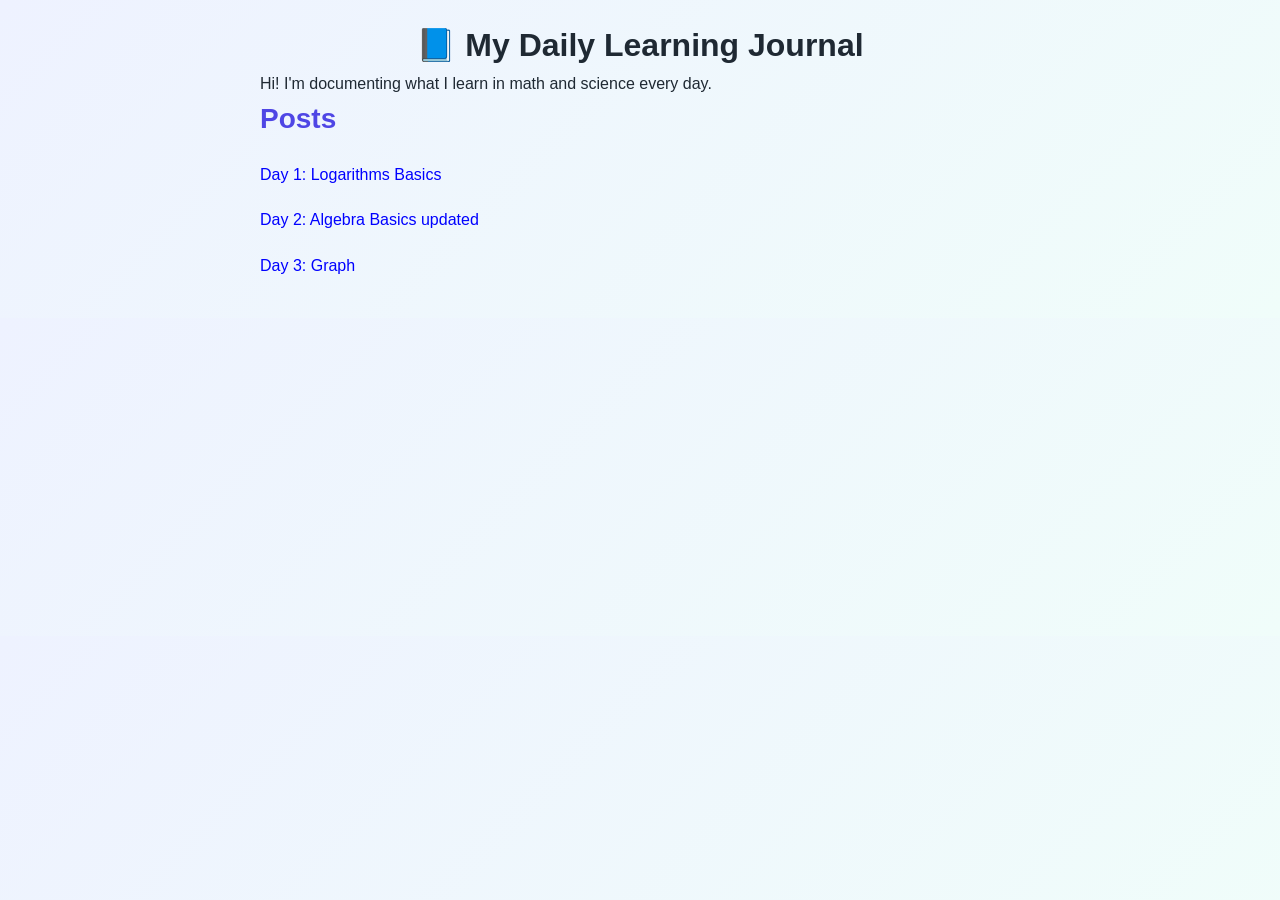
<file: index.html>
<!DOCTYPE html>
<html>
<head>
  <link rel="stylesheet" href="styles.css">
  <title>My Learning Journal</title>
  <style>
    body {
      font-family: Arial;
      max-width: 800px;
      margin: auto;
      padding: 20px;
      line-height: 1.6;
    }
    h1 {
      text-align: center;
    }
    .post {
      margin-bottom: 20px;
    }
    a {
      text-decoration: none;
      color: blue;
    }
  </style>
</head>

<body>

<h1>📘 My Daily Learning Journal</h1>

<p>Hi! I'm documenting what I learn in math and science every day.</p>

<h2>Posts</h2>

<div class="post">
  <a href="posts/day1.html">Day 1: Logarithms Basics</a>
</div>
<div class="post">
  <a href="post/day2.html">Day 2: Algebra Basics updated</a>
</div>
<div class="post">
<a href="posts/day3.html">Day 3: Graph</a>
</div>
</body>
</html>
</file>
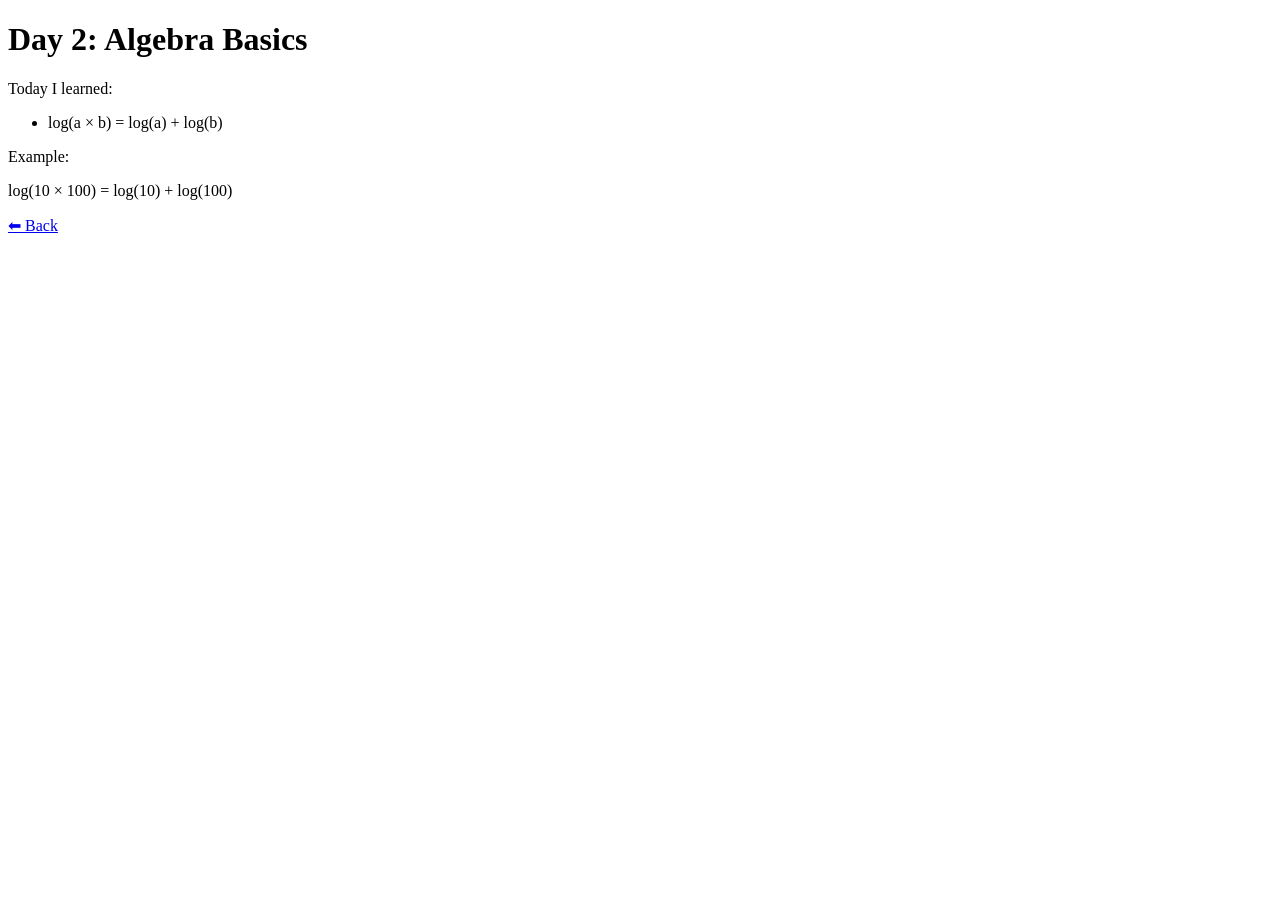
<file: post/day2.html>
<!DOCTYPE html>
<html>
<head>
  <title>Day 2 - Algebra</title>
</head>

<body>

<h1>Day 2: Algebra Basics</h1>

<p>Today I learned:</p>

<ul>
  <li>log(a × b) = log(a) + log(b)</li>
</ul>

<p>Example:</p>

<p>log(10 × 100) = log(10) + log(100)</p>

<p><a href="../index.html">⬅ Back</a></p>

</body>
</html>
</file>
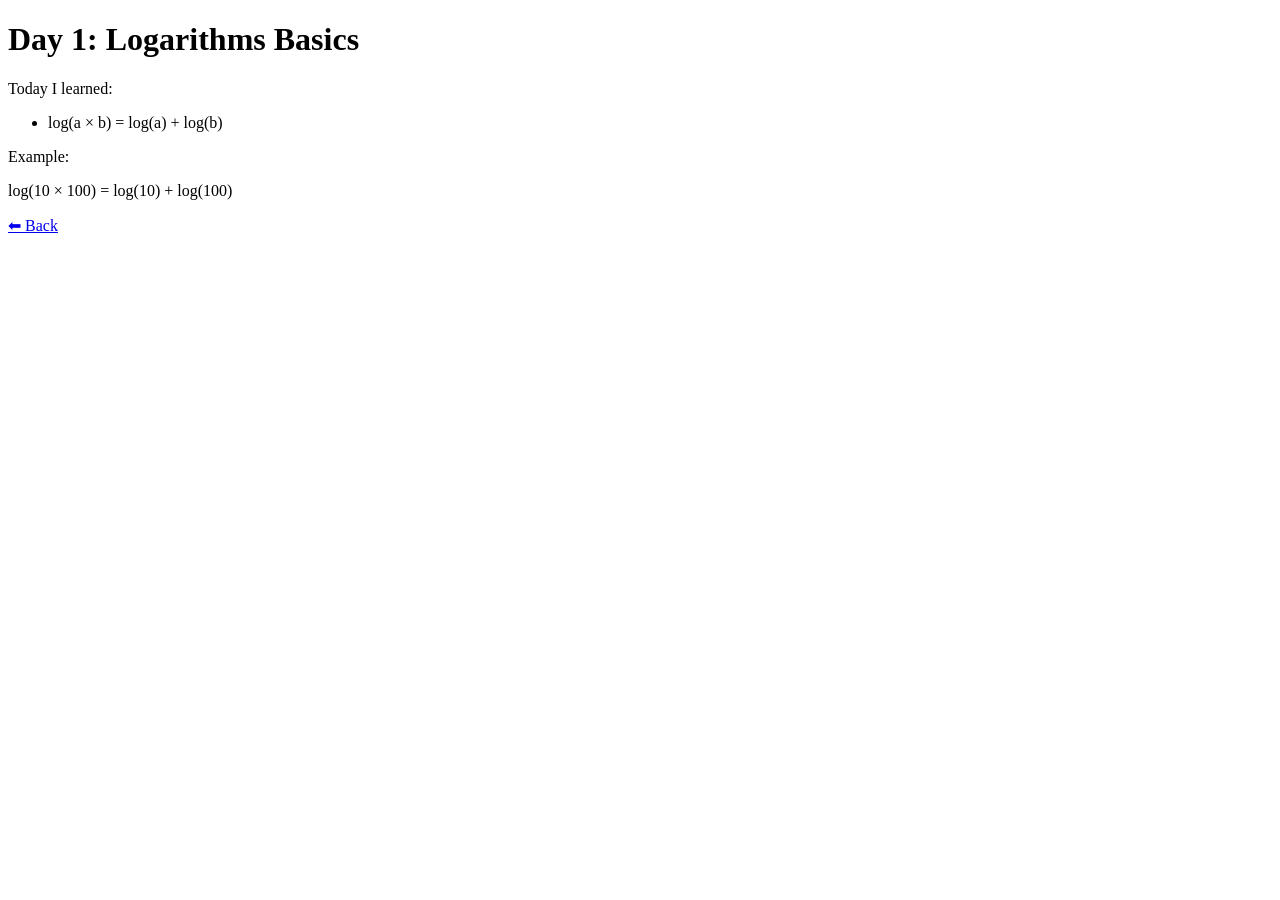
<file: posts/day1.html>
<!DOCTYPE html>
<html>
<head>
  <title>Day 1 - Logarithms</title>
</head>

<body>

<h1>Day 1: Logarithms Basics</h1>

<p>Today I learned:</p>

<ul>
  <li>log(a × b) = log(a) + log(b)</li>
</ul>

<p>Example:</p>

<p>log(10 × 100) = log(10) + log(100)</p>

<p><a href="../index.html">⬅ Back</a></p>

</body>
</html>
</file>
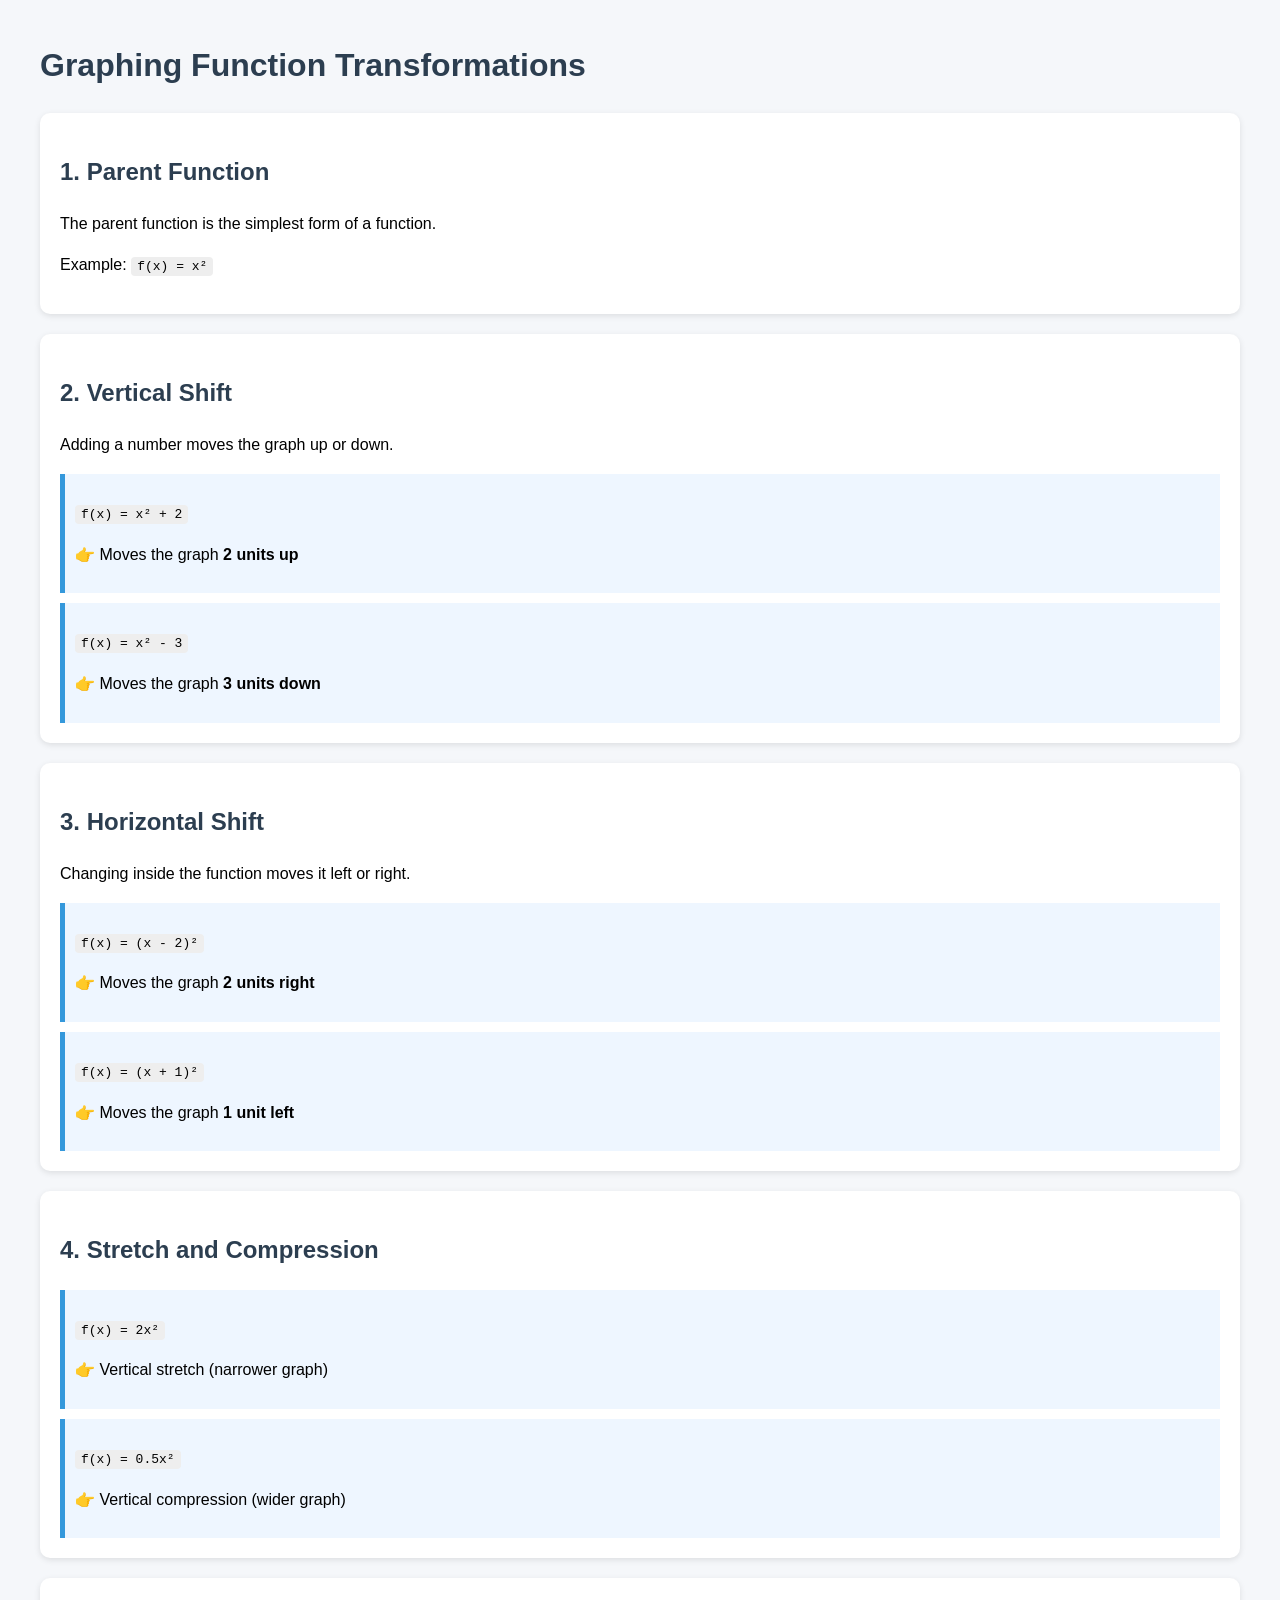
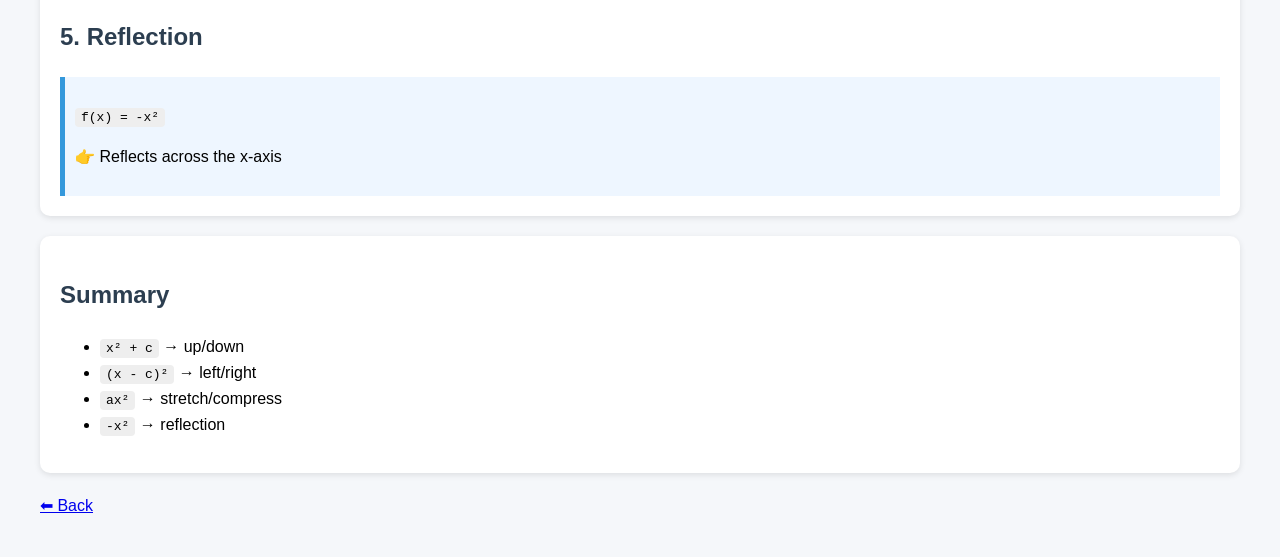
<file: posts/day3.html>
<!DOCTYPE html>
<html lang="en">
<head>
  <meta charset="UTF-8">
  <title>Function Transformations</title>
  <style>
    body {
      font-family: Arial, sans-serif;
      margin: 40px;
      line-height: 1.6;
      background: #f5f7fa;
    }
    h1, h2 {
      color: #2c3e50;
    }
    .card {
      background: white;
      padding: 20px;
      margin: 20px 0;
      border-radius: 10px;
      box-shadow: 0 2px 6px rgba(0,0,0,0.1);
    }
    .example {
      background: #eef6ff;
      padding: 10px;
      border-left: 5px solid #3498db;
      margin-top: 10px;
    }
    code {
      background: #eee;
      padding: 2px 6px;
      border-radius: 4px;
    }
  </style>
</head>
<body>

<h1>Graphing Function Transformations</h1>

<div class="card">
  <h2>1. Parent Function</h2>
  <p>The parent function is the simplest form of a function.</p>
  <p>Example: <code>f(x) = x²</code></p>
</div>

<div class="card">
  <h2>2. Vertical Shift</h2>
  <p>Adding a number moves the graph up or down.</p>

  <div class="example">
    <p><code>f(x) = x² + 2</code></p>
    <p>👉 Moves the graph <b>2 units up</b></p>
  </div>

  <div class="example">
    <p><code>f(x) = x² - 3</code></p>
    <p>👉 Moves the graph <b>3 units down</b></p>
  </div>
</div>

<div class="card">
  <h2>3. Horizontal Shift</h2>
  <p>Changing inside the function moves it left or right.</p>

  <div class="example">
    <p><code>f(x) = (x - 2)²</code></p>
    <p>👉 Moves the graph <b>2 units right</b></p>
  </div>

  <div class="example">
    <p><code>f(x) = (x + 1)²</code></p>
    <p>👉 Moves the graph <b>1 unit left</b></p>
  </div>
</div>

<div class="card">
  <h2>4. Stretch and Compression</h2>

  <div class="example">
    <p><code>f(x) = 2x²</code></p>
    <p>👉 Vertical stretch (narrower graph)</p>
  </div>

  <div class="example">
    <p><code>f(x) = 0.5x²</code></p>
    <p>👉 Vertical compression (wider graph)</p>
  </div>
</div>

<div class="card">
  <h2>5. Reflection</h2>

  <div class="example">
    <p><code>f(x) = -x²</code></p>
    <p>👉 Reflects across the x-axis</p>
  </div>
</div>

<div class="card">
  <h2>Summary</h2>
  <ul>
    <li><code>x² + c</code> → up/down</li>
    <li><code>(x - c)²</code> → left/right</li>
    <li><code>ax²</code> → stretch/compress</li>
    <li><code>-x²</code> → reflection</li>
  </ul>
</div>
<p><a href="../index.html">⬅ Back</a></p>
</body>
</html>
</file>
<file: styles.css>
/* =========================
   COLOR THEME (easy to tweak)
========================= */
:root {
  --primary: #4f46e5;
  --secondary: #06b6d4;
  --accent: #f59e0b;
  --bg: #f9fafb;
  --card-bg: #ffffff;
  --text: #1f2933;
  --muted: #6b7280;
}

/* =========================
   RESET
========================= */
* {
  margin: 0;
  padding: 0;
  box-sizing: border-box;
}

/* =========================
   BASE
========================= */
body {
  font-family: 'Segoe UI', Arial, sans-serif;
  background: linear-gradient(135deg, #eef2ff, #f0fdfa);
  color: var(--text);
  line-height: 1.6;
}

/* =========================
   LAYOUT
========================= */
.container {
  width: 90%;
  max-width: 900px;
  margin: auto;
}

/* =========================
   HEADER (Gradient!)
========================= */
header {
  background: linear-gradient(90deg, var(--primary), var(--secondary));
  color: white;
  padding: 18px 0;
  box-shadow: 0 4px 12px rgba(0,0,0,0.15);
}

.header-container {
  display: flex;
  justify-content: space-between;
  align-items: center;
}

.logo {
  font-size: 26px;
  font-weight: bold;
}

nav a {
  color: white;
  text-decoration: none;
  margin-left: 20px;
  position: relative;
  transition: 0.3s;
}

/* Underline animation */
nav a::after {
  content: "";
  position: absolute;
  width: 0%;
  height: 2px;
  background: white;
  left: 0;
  bottom: -4px;
  transition: 0.3s;
}

nav a:hover::after {
  width: 100%;
}

/* =========================
   MAIN
========================= */
main {
  margin-top: 40px;
}

h2 {
  margin-bottom: 20px;
  font-size: 28px;
  color: var(--primary);
}

/* =========================
   CARDS (Colorful + Hover)
========================= */
.card {
  background: var(--card-bg);
  padding: 22px;
  margin-bottom: 20px;
  border-radius: 14px;
  box-shadow: 0 6px 18px rgba(0,0,0,0.08);
  transition: transform 0.2s, box-shadow 0.2s;
  border-left: 6px solid var(--primary);
}

.card:hover {
  transform: translateY(-5px);
  box-shadow: 0 10px 24px rgba(0,0,0,0.12);
}

/* =========================
   EXAMPLES (Different colors!)
========================= */
.example {
  padding: 12px;
  margin-top: 12px;
  border-radius: 8px;
  background: linear-gradient(135deg, #e0f2fe, #ecfeff);
  border-left: 5px solid var(--secondary);
}

/* =========================
   CODE
========================= */
code {
  background: #111827;
  color: #22c55e;
  padding: 4px 8px;
  border-radius: 6px;
  font-size: 14px;
}

/* =========================
   FOOTER
========================= */
footer {
  background: linear-gradient(90deg, var(--secondary), var(--primary));
  color: white;
  text-align: center;
  padding: 18px 0;
  margin-top: 50px;
  font-size: 14px;
}

/* =========================
   BUTTONS (for future use)
========================= */
.button {
  display: inline-block;
  background: var(--accent);
  color: white;
  padding: 10px 16px;
  border-radius: 8px;
  text-decoration: none;
  transition: 0.3s;
}

.button:hover {
  background: #d97706;
}
</file>
